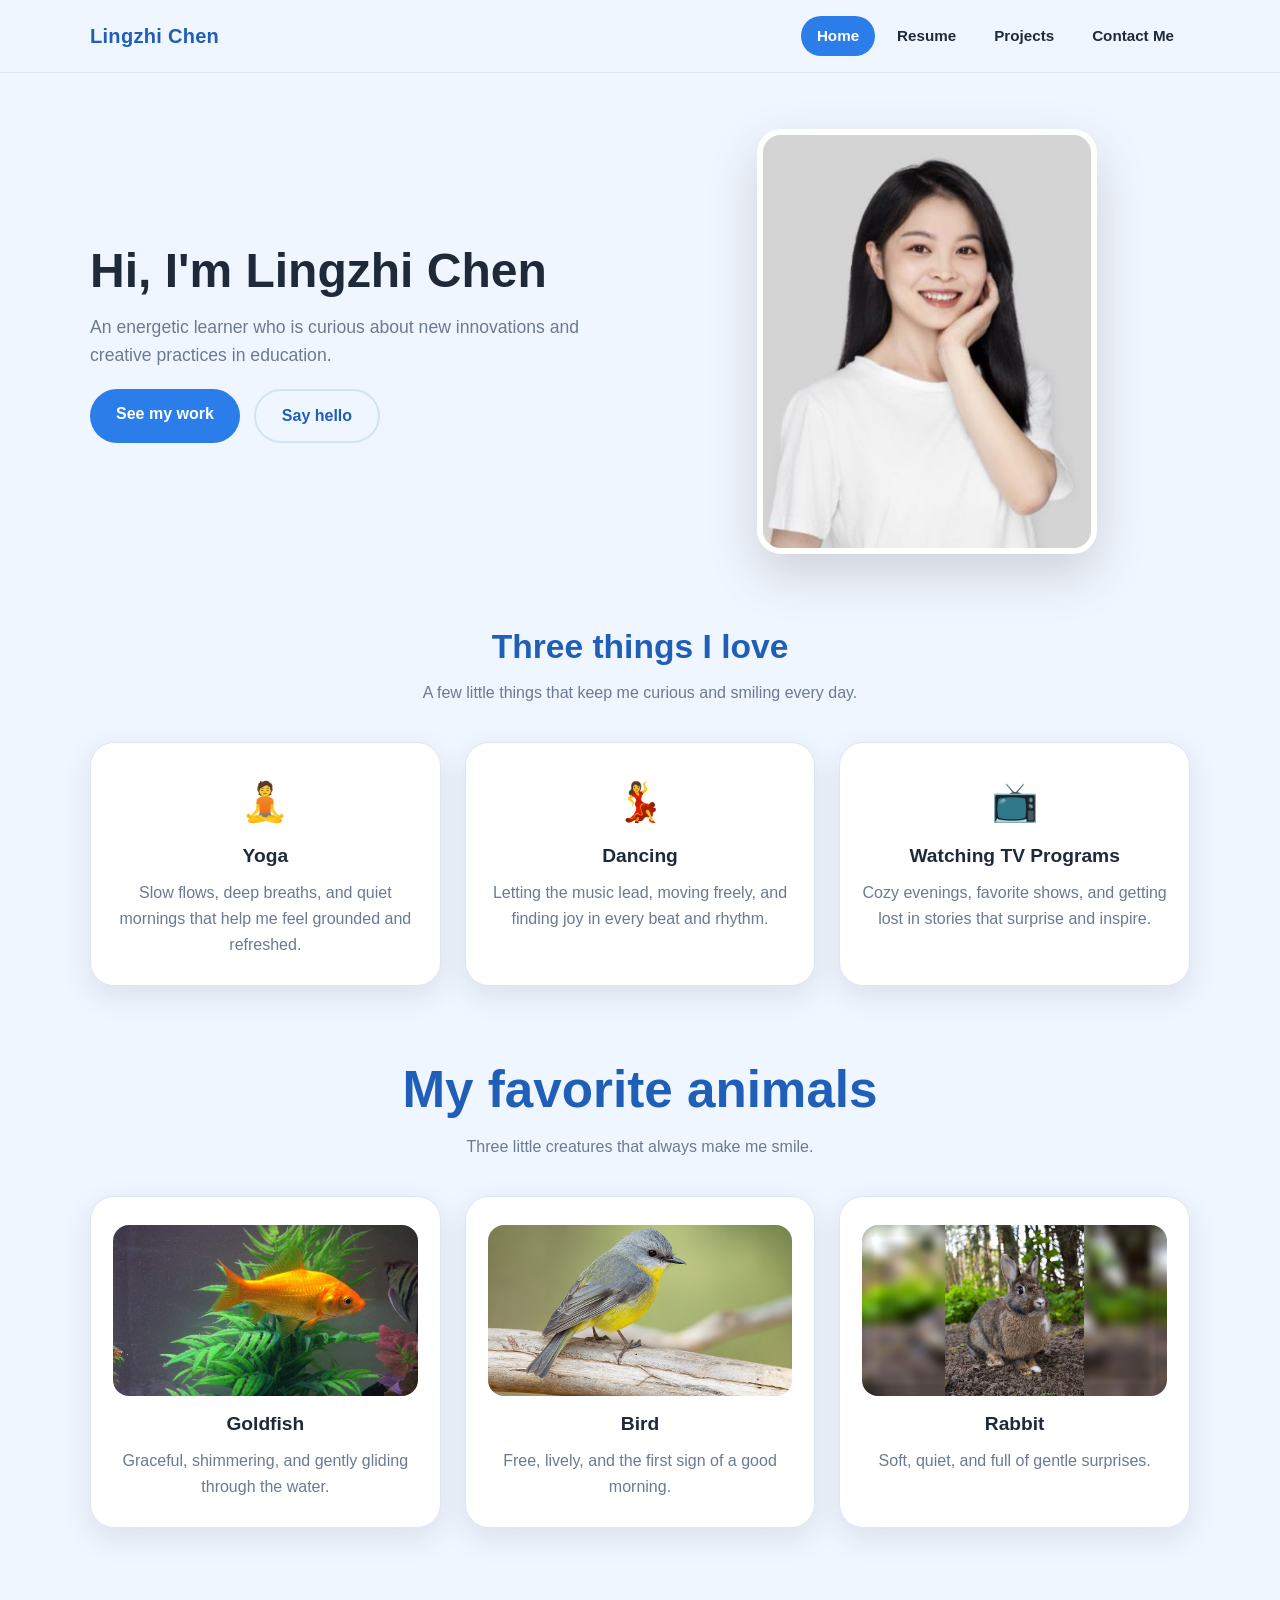
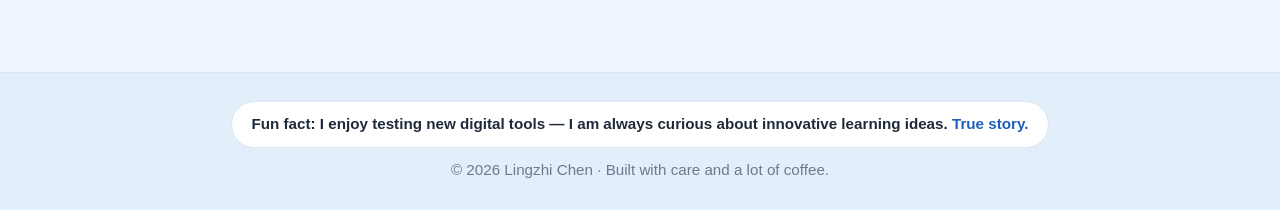
<file: index.html>
<!DOCTYPE html>
<html lang="en">
<head>
  <meta charset="UTF-8" />
  <meta name="viewport" content="width=device-width, initial-scale=1.0" />
  <title>Lingzhi Chen — Home</title>
  <meta name="description" content="Hi, I'm Lingzhi Chen. An energetic learner who is curious about new innovations and creative practices in education." />
  <link rel="stylesheet" href="styles.css" />
</head>
<body>

  <!-- ===== Navigation ===== -->
  <header class="nav">
    <div class="container nav-inner">
      <a href="index.html" class="brand">Lingzhi Chen</a>
      <button class="nav-toggle" aria-label="Toggle menu" onclick="document.getElementById('navlinks').classList.toggle('open')">&#9776;</button>
      <ul class="nav-links" id="navlinks">
        <li><a href="index.html" class="active">Home</a></li>
        <li><a href="resume.html">Resume</a></li>
        <li><a href="projects.html">Projects</a></li>
        <li><a href="contact.html">Contact Me</a></li>
      </ul>
    </div>
  </header>

  <!-- ===== Hero ===== -->
  <main class="page">
    <section class="container hero">
      <div class="hero-text">
        <h1>Hi, I'm Lingzhi Chen</h1>
        <p class="tagline">An energetic learner who is curious about new innovations and creative practices in education.</p>
        <div class="cta-row">
          <a href="projects.html" class="btn">See my work</a>
          <a href="contact.html" class="btn btn-ghost">Say hello</a>
        </div>
      </div>
      <div class="hero-photo">
        <div class="photo-frame">
          <img src="Photo.jpeg" alt="Headshot of Lingzhi Chen" />
        </div>
      </div>
    </section>

    <!-- ===== Three things I like ===== -->
    <section class="container" style="margin-top: 72px;">
      <div class="section-title">
        <h2>Three things I love</h2>
        <p>A few little things that keep me curious and smiling every day.</p>
      </div>
      <div class="likes-grid">
        <div class="card like-card">
          <div class="icon">&#129496;</div>
          <h3>Yoga</h3>
          <p>Slow flows, deep breaths, and quiet mornings that help me feel grounded and refreshed.</p>
        </div>
        <div class="card like-card">
          <div class="icon">&#128131;</div>
          <h3>Dancing</h3>
          <p>Letting the music lead, moving freely, and finding joy in every beat and rhythm.</p>
        </div>
        <div class="card like-card">
          <div class="icon">&#128250;</div>
          <h3>Watching TV Programs</h3>
          <p>Cozy evenings, favorite shows, and getting lost in stories that surprise and inspire.</p>
        </div>
      </div>
    </section>

    <!-- ===== Favorite animals ===== -->
    <section class="container" style="margin-top: 72px;">
      <div class="section-title">
        <h2 style="font-size: clamp(2.2rem, 5vw, 3.2rem);">My favorite animals</h2>
        <p>Three little creatures that always make me smile.</p>
      </div>
      <div class="likes-grid">
        <div class="card like-card">
          <div class="animal-thumb">
            <img src="goldfish.jpg" alt="A goldfish swimming in clear water" />
          </div>
          <h3>Goldfish</h3>
          <p>Graceful, shimmering, and gently gliding through the water.</p>
        </div>
        <div class="card like-card">
          <div class="animal-thumb">
            <img src="bird.jpg" alt="A small bird perched on a branch" />
          </div>
          <h3>Bird</h3>
          <p>Free, lively, and the first sign of a good morning.</p>
        </div>
        <div class="card like-card">
          <div class="animal-thumb">
            <img src="rabbit.jpg" alt="A brown rabbit in a forest" />
          </div>
          <h3>Rabbit</h3>
          <p>Soft, quiet, and full of gentle surprises.</p>
        </div>
      </div>
    </section>
  </main>

  <!-- ===== Footer with fun fact ===== -->
  <footer class="footer">
    <div class="container">
      <div class="fun-fact">Fun fact: I enjoy testing new digital tools — I am always curious about innovative learning ideas. <span>True story.</span></div>
      <div>&copy; 2026 Lingzhi Chen · Built with care and a lot of coffee.</div>
    </div>
  </footer>

</body>
</html>
</file>
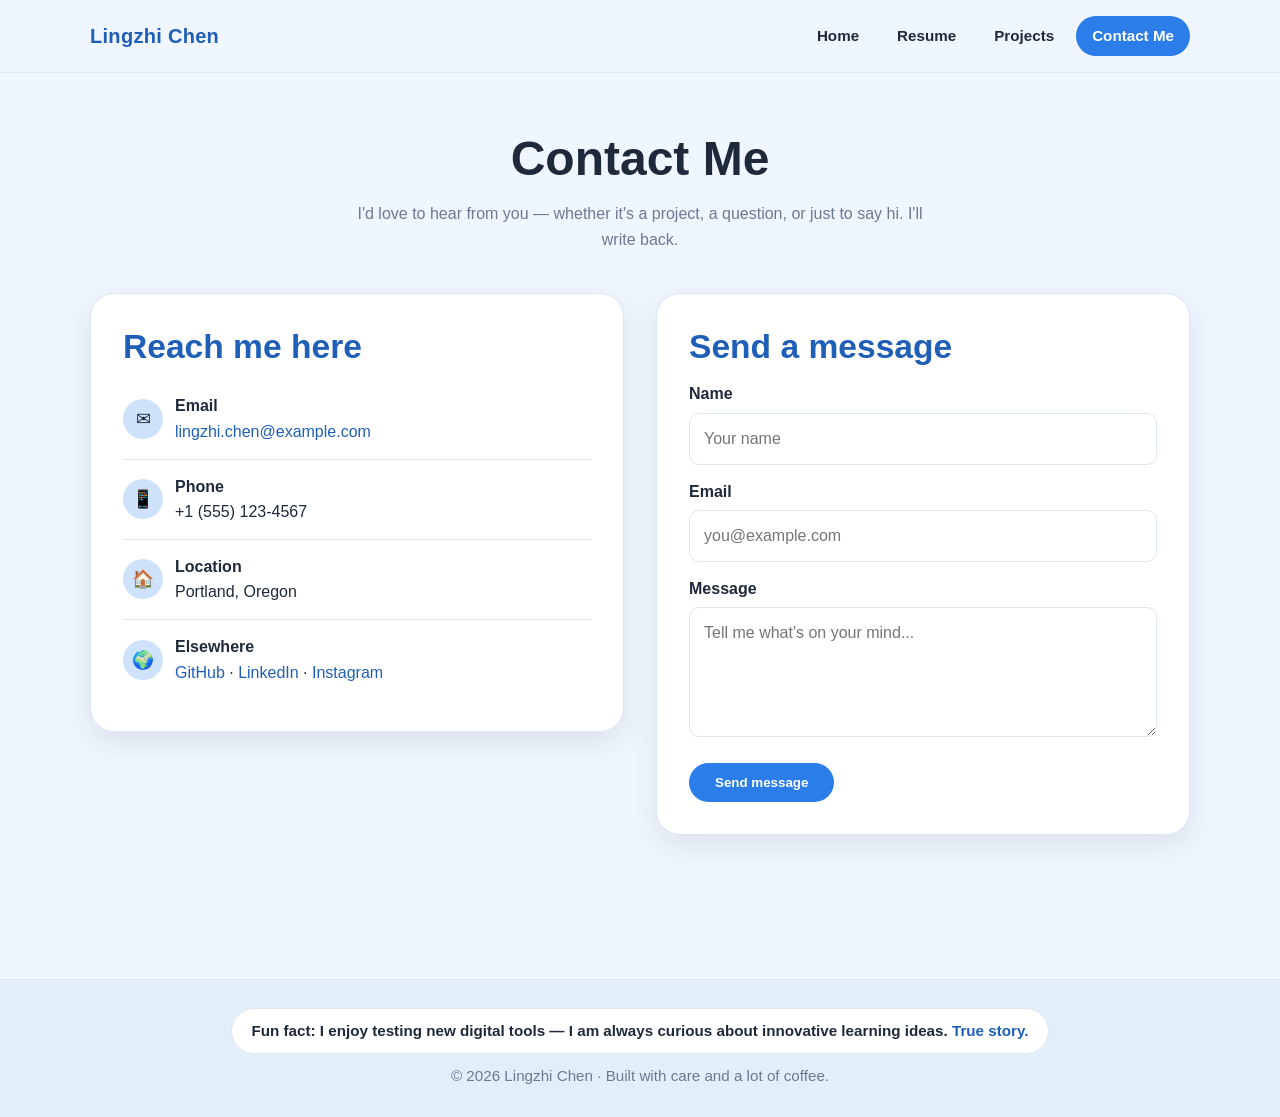
<file: contact.html>
<!DOCTYPE html>
<html lang="en">
<head>
  <meta charset="UTF-8" />
  <meta name="viewport" content="width=device-width, initial-scale=1.0" />
  <title>Lingzhi Chen — Contact Me</title>
  <link rel="stylesheet" href="styles.css" />
</head>
<body>

  <header class="nav">
    <div class="container nav-inner">
      <a href="index.html" class="brand">Lingzhi Chen</a>
      <button class="nav-toggle" aria-label="Toggle menu" onclick="document.getElementById('navlinks').classList.toggle('open')">&#9776;</button>
      <ul class="nav-links" id="navlinks">
        <li><a href="index.html">Home</a></li>
        <li><a href="resume.html">Resume</a></li>
        <li><a href="projects.html">Projects</a></li>
        <li><a href="contact.html" class="active">Contact Me</a></li>
      </ul>
    </div>
  </header>

  <main class="page">
    <div class="container">
      <div class="page-head">
        <h1>Contact Me</h1>
        <p>I'd love to hear from you — whether it's a project, a question, or just to say hi. I'll write back.</p>
      </div>

      <div class="contact-wrap">

        <!-- Contact info -->
        <section class="card contact-info">
          <h2>Reach me here</h2>
          <ul>
            <li>
              <span class="ic">&#9993;</span>
              <div><strong>Email</strong><br /><a href="mailto:lingzhi.chen@example.com">lingzhi.chen@example.com</a></div>
            </li>
            <li>
              <span class="ic">&#128241;</span>
              <div><strong>Phone</strong><br />+1 (555) 123-4567</div>
            </li>
            <li>
              <span class="ic">&#127968;</span>
              <div><strong>Location</strong><br />Portland, Oregon</div>
            </li>
            <li>
              <span class="ic">&#127757;</span>
              <div><strong>Elsewhere</strong><br />
                <a href="#">GitHub</a> · <a href="#">LinkedIn</a> · <a href="#">Instagram</a>
              </div>
            </li>
          </ul>
        </section>

        <!-- Contact form -->
        <section class="card contact-form">
          <h2>Send a message</h2>
          <form onsubmit="event.preventDefault(); document.getElementById('form-note').hidden = false; this.reset();">
            <label for="name">Name</label>
            <input id="name" name="name" type="text" placeholder="Your name" required />

            <label for="email">Email</label>
            <input id="email" name="email" type="email" placeholder="you@example.com" required />

            <label for="message">Message</label>
            <textarea id="message" name="message" placeholder="Tell me what's on your mind..." required></textarea>

            <button type="submit" class="btn" style="margin-top: 18px;">Send message</button>
            <p id="form-note" hidden style="color: var(--accent-deep); margin-top: 14px; font-weight: 600;">
              Thanks! Your message is on its way. I'll get back to you soon.
            </p>
          </form>
        </section>

      </div>
    </div>
  </main>

  <footer class="footer">
    <div class="container">
      <div class="fun-fact">Fun fact: I enjoy testing new digital tools — I am always curious about innovative learning ideas. <span>True story.</span></div>
      <div>&copy; 2026 Lingzhi Chen · Built with care and a lot of coffee.</div>
    </div>
  </footer>

</body>
</html>
</file>
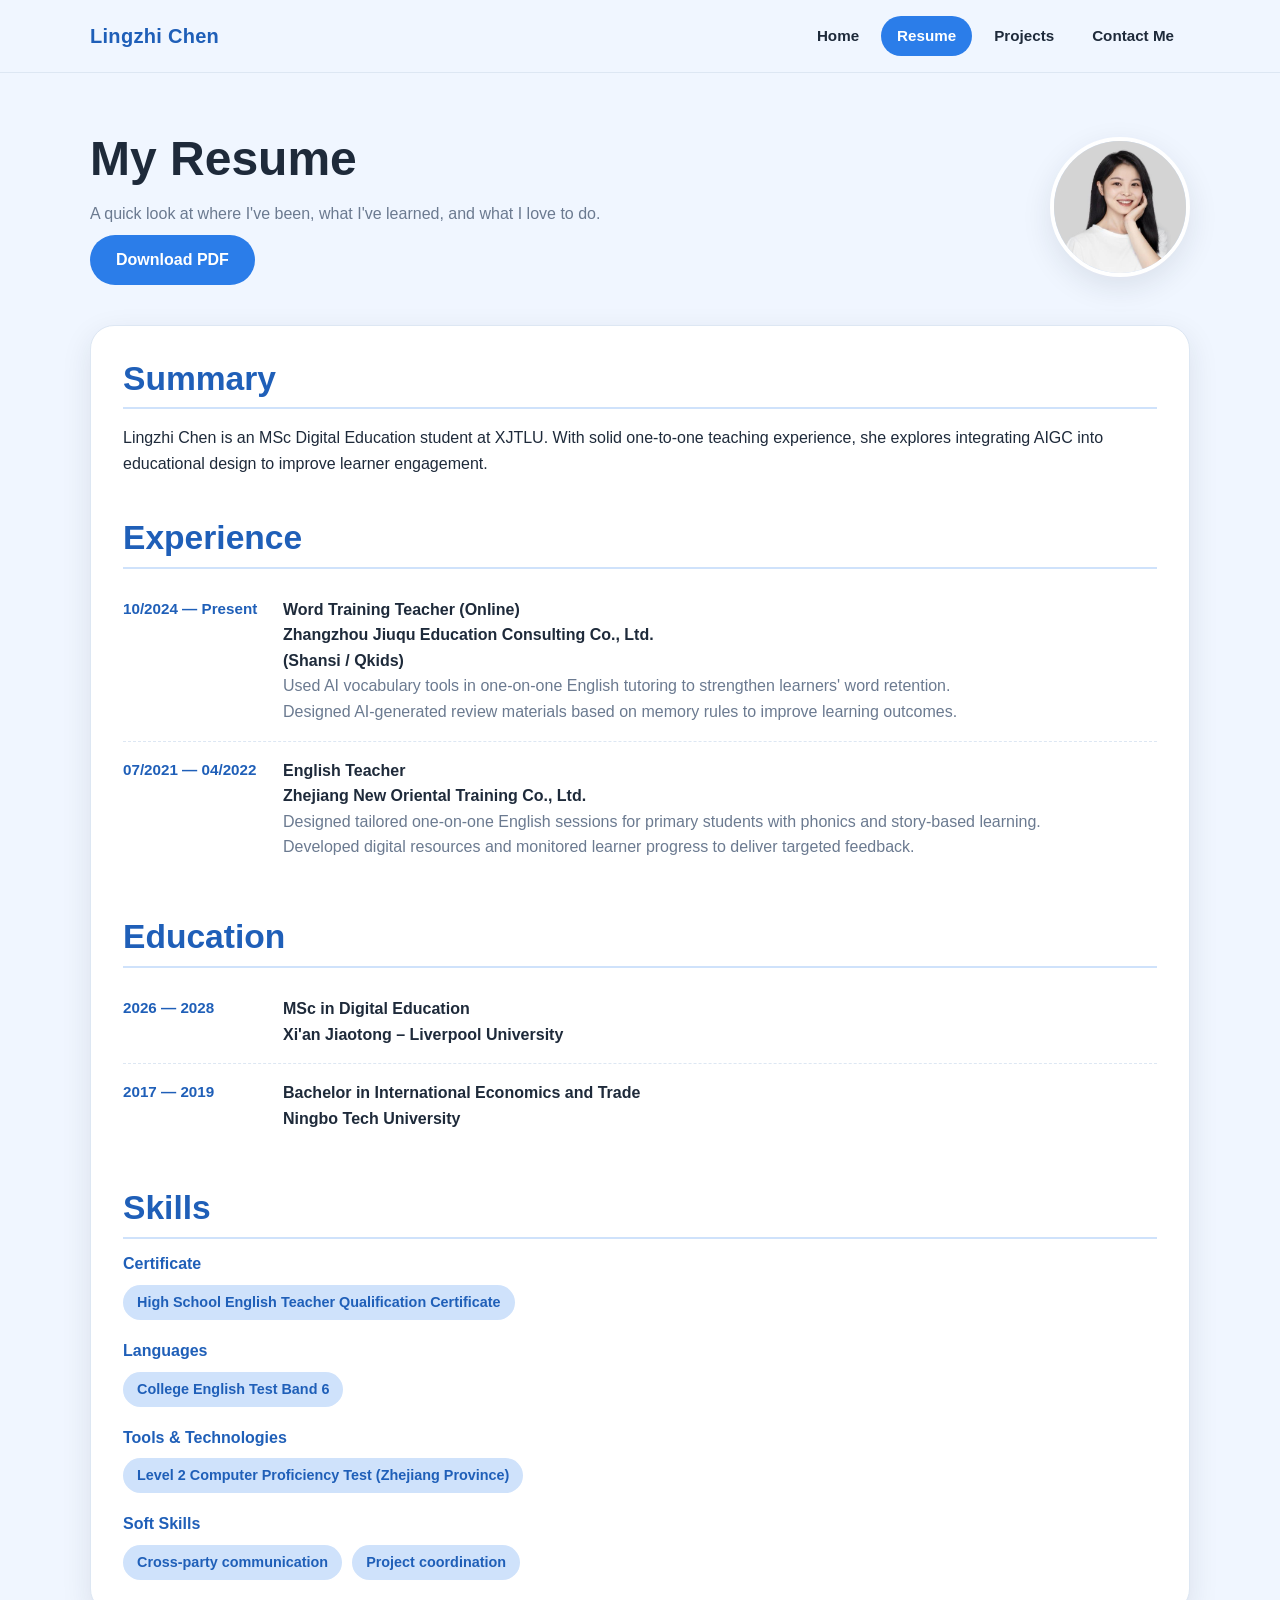
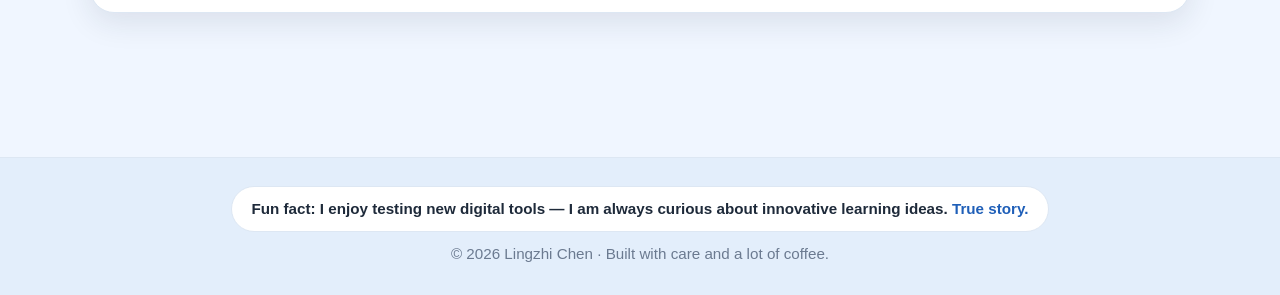
<file: resume.html>
<!DOCTYPE html>
<html lang="en">
<head>
  <meta charset="UTF-8" />
  <meta name="viewport" content="width=device-width, initial-scale=1.0" />
  <title>Lingzhi Chen — Resume</title>
  <link rel="stylesheet" href="styles.css" />
</head>
<body>

  <header class="nav">
    <div class="container nav-inner">
      <a href="index.html" class="brand">Lingzhi Chen</a>
      <button class="nav-toggle" aria-label="Toggle menu" onclick="document.getElementById('navlinks').classList.toggle('open')">&#9776;</button>
      <ul class="nav-links" id="navlinks">
        <li><a href="index.html">Home</a></li>
        <li><a href="resume.html" class="active">Resume</a></li>
        <li><a href="projects.html">Projects</a></li>
        <li><a href="contact.html">Contact Me</a></li>
      </ul>
    </div>
  </header>

  <main class="page">
    <div class="container">
      <div class="page-head resume-head">
        <div class="resume-head-text">
          <h1>My Resume</h1>
          <p>A quick look at where I've been, what I've learned, and what I love to do.</p>
          <p><a href="resume.pdf" download class="btn">Download PDF</a></p>
        </div>
        <div class="resume-head-photo">
          <img src="Photo.jpeg" alt="Headshot of Lingzhi Chen" />
        </div>
      </div>

      <div class="card">

        <!-- Summary -->
        <section class="resume-section">
          <h2>Summary</h2>
          <p>Lingzhi Chen is an MSc Digital Education student at XJTLU. With solid one-to-one teaching experience, she explores integrating AIGC into educational design to improve learner engagement.</p>
        </section>

        <!-- Experience -->
        <section class="resume-section">
          <h2>Experience</h2>
          <ul class="timeline">
            <li>
              <div class="when">10/2024 — Present</div>
              <div>
                <div class="where">Word Training Teacher (Online)<br />Zhangzhou Jiuqu Education Consulting Co., Ltd.<br />(Shansi / Qkids)</div>
                <div class="what">
                  Used AI vocabulary tools in one-on-one English tutoring to strengthen learners' word retention.<br />
                  Designed AI-generated review materials based on memory rules to improve learning outcomes.
                </div>
              </div>
            </li>
            <li>
              <div class="when">07/2021 — 04/2022</div>
              <div>
                <div class="where">English Teacher<br />Zhejiang New Oriental Training Co., Ltd.</div>
                <div class="what">
                  Designed tailored one-on-one English sessions for primary students with phonics and story-based learning.<br />
                  Developed digital resources and monitored learner progress to deliver targeted feedback.
                </div>
              </div>
            </li>
          </ul>
        </section>

        <!-- Education -->
        <section class="resume-section">
          <h2>Education</h2>
          <ul class="timeline">
            <li>
              <div class="when">2026 — 2028</div>
              <div>
                <div class="where">MSc in Digital Education<br />Xi'an Jiaotong – Liverpool University</div>
              </div>
            </li>
            <li>
              <div class="when">2017 — 2019</div>
              <div>
                <div class="where">Bachelor in International Economics and Trade<br />Ningbo Tech University</div>
              </div>
            </li>
          </ul>
        </section>

        <!-- Skills -->
        <section class="resume-section" style="margin-bottom: 0;">
          <h2>Skills</h2>
          <div style="margin-bottom: 18px;">
            <div style="font-weight: 700; color: var(--accent-deep); margin-bottom: 8px;">Certificate</div>
            <div class="skills">
              <span class="chip">High School English Teacher Qualification Certificate</span>
            </div>
          </div>
          <div style="margin-bottom: 18px;">
            <div style="font-weight: 700; color: var(--accent-deep); margin-bottom: 8px;">Languages</div>
            <div class="skills">
              <span class="chip">College English Test Band 6</span>
            </div>
          </div>
          <div style="margin-bottom: 18px;">
            <div style="font-weight: 700; color: var(--accent-deep); margin-bottom: 8px;">Tools &amp; Technologies</div>
            <div class="skills">
              <span class="chip">Level 2 Computer Proficiency Test (Zhejiang Province)</span>
            </div>
          </div>
          <div>
            <div style="font-weight: 700; color: var(--accent-deep); margin-bottom: 8px;">Soft Skills</div>
            <div class="skills">
              <span class="chip">Cross-party communication</span>
              <span class="chip">Project coordination</span>
            </div>
          </div>
        </section>

      </div>
    </div>
  </main>

  <footer class="footer">
    <div class="container">
      <div class="fun-fact">Fun fact: I enjoy testing new digital tools — I am always curious about innovative learning ideas. <span>True story.</span></div>
      <div>&copy; 2026 Lingzhi Chen · Built with care and a lot of coffee.</div>
    </div>
  </footer>

</body>
</html>
</file>
<file: styles.css>
/* ============================================================
   Personal Website — Shared Stylesheet
   Cool blues & whites · Rounded corners · Responsive
   ============================================================ */

:root {
  --bg: #f0f6ff;            /* cool icy-blue background */
  --surface: #ffffff;        /* white card surface */
  --ink: #1e2a3a;           /* deep navy text */
  --muted: #6b7a90;         /* muted slate text */
  --accent: #2b7de9;        /* bright blue accent */
  --accent-soft: #cfe2fb;   /* soft sky blue */
  --accent-deep: #1f5fb8;   /* deeper blue */
  --highlight: #7db7f5;     /* light highlight */
  --line: #dde7f3;          /* subtle cool border */
  --shadow: 0 10px 30px rgba(30, 42, 58, 0.10);
  --radius-lg: 24px;
  --radius-md: 16px;
  --radius-sm: 10px;
}

* { box-sizing: border-box; }

html, body {
  margin: 0;
  padding: 0;
  font-family: "Segoe UI", "Helvetica Neue", Arial, sans-serif;
  color: var(--ink);
  background: var(--bg);
  line-height: 1.6;
  -webkit-font-smoothing: antialiased;
}

a { color: var(--accent-deep); text-decoration: none; }
a:hover { text-decoration: underline; }

img { max-width: 100%; display: block; }

/* ---------- Layout ---------- */
.container {
  width: min(1100px, 92%);
  margin: 0 auto;
}

.page {
  min-height: calc(100vh - 80px);
  padding: 56px 0 80px;
}

/* ---------- Top Navigation ---------- */
.nav {
  position: sticky;
  top: 0;
  z-index: 50;
  background: rgba(240, 246, 255, 0.92);
  backdrop-filter: blur(8px);
  border-bottom: 1px solid var(--line);
}

.nav-inner {
  display: flex;
  align-items: center;
  justify-content: space-between;
  gap: 16px;
  padding: 16px 0;
}

.brand {
  font-weight: 800;
  font-size: 1.25rem;
  color: var(--accent-deep);
  letter-spacing: 0.3px;
}

.nav-links {
  display: flex;
  gap: 6px;
  list-style: none;
  margin: 0;
  padding: 0;
}

.nav-links a {
  display: inline-block;
  padding: 8px 16px;
  border-radius: 999px;
  color: var(--ink);
  font-weight: 600;
  font-size: 0.95rem;
  transition: background 0.2s, color 0.2s;
}

.nav-links a:hover {
  background: var(--accent-soft);
  text-decoration: none;
}

.nav-links a.active {
  background: var(--accent);
  color: #fff;
}

.nav-toggle {
  display: none;
  background: none;
  border: none;
  font-size: 1.5rem;
  color: var(--accent-deep);
  cursor: pointer;
}

/* ---------- Buttons ---------- */
.btn {
  display: inline-block;
  padding: 12px 26px;
  border-radius: 999px;
  background: var(--accent);
  color: #fff;
  font-weight: 700;
  border: none;
  cursor: pointer;
  transition: transform 0.15s, background 0.2s;
}
.btn:hover { background: var(--accent-deep); text-decoration: none; transform: translateY(-2px); }

.btn-ghost {
  background: transparent;
  color: var(--accent-deep);
  border: 2px solid var(--accent-soft);
}
.btn-ghost:hover { background: var(--accent-soft); color: var(--accent-deep); }

/* ---------- Cards ---------- */
.card {
  background: var(--surface);
  border: 1px solid var(--line);
  border-radius: var(--radius-lg);
  box-shadow: var(--shadow);
  padding: 32px;
}

/* ---------- Headings ---------- */
h1, h2, h3 { line-height: 1.25; margin: 0 0 12px; }
h1 { font-size: clamp(2rem, 4vw, 3rem); }
h2 { font-size: clamp(1.5rem, 3vw, 2.1rem); color: var(--accent-deep); }
h3 { font-size: 1.2rem; color: var(--ink); }

.section-title {
  text-align: center;
  margin-bottom: 36px;
}
.section-title p {
  color: var(--muted);
  max-width: 640px;
  margin: 8px auto 0;
}

/* ---------- Hero (Homepage) ---------- */
.hero {
  display: grid;
  grid-template-columns: 1fr 1fr;
  align-items: center;
  gap: 48px;
}

.hero-text .tagline {
  color: var(--muted);
  font-size: 1.1rem;
  margin: 8px 0 20px;
}

.hero-text .cta-row {
  display: flex;
  gap: 14px;
  flex-wrap: wrap;
  margin-top: 8px;
}

.hero-photo {
  display: flex;
  justify-content: center;
}

.hero-photo .photo-frame {
  width: min(340px, 80%);
  aspect-ratio: 4 / 5;
  border-radius: var(--radius-lg);
  overflow: hidden;
  border: 6px solid #fff;
  box-shadow: 0 20px 50px rgba(58, 47, 42, 0.18);
  background: var(--accent-soft);
}
.hero-photo .photo-frame img {
  width: 100%;
  height: 100%;
  object-fit: cover;
  object-position: center top;
}

/* ---------- Likes (Homepage) ---------- */
.likes-grid {
  display: grid;
  grid-template-columns: repeat(3, 1fr);
  gap: 24px;
}

.like-card {
  text-align: center;
  padding: 28px 22px;
}
.like-card .icon {
  font-size: 2.4rem;
  margin-bottom: 12px;
}
.like-card p {
  color: var(--muted);
  margin: 8px 0 0;
}

/* ---------- Animals (Homepage) ---------- */
.animal-thumb {
  aspect-ratio: 16 / 9;
  overflow: hidden;
  border-radius: var(--radius-md);
  background: var(--accent-soft);
  margin-bottom: 16px;
}
.animal-thumb img {
  width: 100%;
  height: 100%;
  object-fit: cover;
}
/* ---------- Footer ---------- */
.footer {
  background: #e3eefb;
  border-top: 1px solid var(--line);
  margin-top: 64px;
  padding: 28px 0;
  text-align: center;
  color: var(--muted);
  font-size: 0.95rem;
}
.footer .fun-fact {
  background: var(--surface);
  display: inline-block;
  padding: 10px 20px;
  border-radius: 999px;
  border: 1px solid var(--line);
  color: var(--ink);
  margin-bottom: 10px;
  font-weight: 600;
}
.footer .fun-fact span { color: var(--accent-deep); }

/* ---------- Resume page ---------- */
.resume-section { margin-bottom: 40px; }
.resume-section h2 { border-bottom: 2px solid var(--accent-soft); padding-bottom: 8px; }

.timeline { list-style: none; padding: 0; margin: 0; }
.timeline li {
  display: grid;
  grid-template-columns: 140px 1fr;
  gap: 20px;
  padding: 16px 0;
  border-bottom: 1px dashed var(--line);
}
.timeline li:last-child { border-bottom: none; }
.timeline .when { color: var(--accent-deep); font-weight: 700; font-size: 0.95rem; }
.timeline .where { font-weight: 700; }
.timeline .what { color: var(--muted); }

.skills {
  display: flex;
  flex-wrap: wrap;
  gap: 10px;
}
.skills .chip {
  background: var(--accent-soft);
  color: var(--accent-deep);
  padding: 6px 14px;
  border-radius: 999px;
  font-size: 0.9rem;
  font-weight: 600;
}

/* ---------- Projects page ---------- */
.projects-grid {
  display: grid;
  grid-template-columns: repeat(2, 1fr);
  gap: 24px;
}
.project-card .thumb {
  aspect-ratio: 16 / 9;
  overflow: hidden;
  border-radius: var(--radius-md);
  background: var(--accent-soft);
  margin-bottom: 16px;
}
.project-card .thumb img { width: 100%; height: 100%; object-fit: cover; }
.project-card .tags { display: flex; gap: 8px; flex-wrap: wrap; margin-top: 12px; }
.project-card .tag {
  font-size: 0.8rem;
  background: var(--accent-soft);
  color: var(--accent-deep);
  padding: 4px 10px;
  border-radius: 999px;
  font-weight: 600;
}

/* ---------- Contact page ---------- */
.contact-wrap {
  display: grid;
  grid-template-columns: 1fr 1fr;
  gap: 32px;
  align-items: start;
}
.contact-info ul { list-style: none; padding: 0; margin: 0; }
.contact-info li {
  display: flex;
  align-items: center;
  gap: 12px;
  padding: 14px 0;
  border-bottom: 1px solid var(--line);
}
.contact-info li:last-child { border-bottom: none; }
.contact-info .ic {
  width: 40px; height: 40px;
  border-radius: 50%;
  background: var(--accent-soft);
  display: flex; align-items: center; justify-content: center;
  font-size: 1.1rem;
}

.contact-form label { display: block; font-weight: 600; margin: 14px 0 6px; }
.contact-form input,
.contact-form textarea {
  width: 100%;
  padding: 12px 14px;
  border: 1px solid var(--line);
  border-radius: var(--radius-sm);
  font: inherit;
  background: #fff;
  color: var(--ink);
}
.contact-form input:focus,
.contact-form textarea:focus {
  outline: 2px solid var(--accent);
  border-color: var(--accent);
}
.contact-form textarea { min-height: 130px; resize: vertical; }

/* ---------- Page header (sub-pages) ---------- */
.page-head {
  text-align: center;
  margin-bottom: 40px;
}
.page-head p { color: var(--muted); max-width: 600px; margin: 8px auto 0; }

/* ---------- Resume page header with photo ---------- */
.resume-head {
  display: flex;
  align-items: center;
  justify-content: space-between;
  gap: 32px;
  text-align: left;
}
.resume-head-text { flex: 1; }
.resume-head-text p { margin-left: 0; margin-right: 0; }
.resume-head-photo {
  flex-shrink: 0;
  width: 140px;
  height: 140px;
  border-radius: 50%;
  overflow: hidden;
  border: 4px solid #fff;
  box-shadow: var(--shadow);
  background: var(--accent-soft);
}
.resume-head-photo img {
  width: 100%;
  height: 100%;
  object-fit: cover;
  object-position: center top;
}

/* ---------- Projects page: Task Planner (to-do) ---------- */
.todo-section { margin-top: 48px; }
.todo-card { padding: 36px; }
.todo-head { text-align: center; margin-bottom: 28px; }
.todo-head p { color: var(--muted); max-width: 560px; margin: 8px auto 0; }
.todo-counter {
  display: inline-flex;
  align-items: center;
  margin-top: 14px;
  padding: 6px 16px;
  background: var(--accent-soft);
  color: var(--accent-deep);
  border-radius: 999px;
  font-size: 0.88rem;
  font-weight: 700;
  letter-spacing: 0.2px;
}

.todo-form {
  display: grid;
  grid-template-columns: minmax(150px, 200px) 1fr auto;
  gap: 14px;
  align-items: end;
  margin-bottom: 24px;
}
.todo-field { display: flex; flex-direction: column; }
.todo-field label {
  font-weight: 600;
  font-size: 0.85rem;
  color: var(--accent-deep);
  margin-bottom: 6px;
}
.todo-field input {
  padding: 12px 14px;
  border: 1px solid var(--line);
  border-radius: var(--radius-sm);
  font: inherit;
  background: #fff;
  color: var(--ink);
}
.todo-field input:focus {
  outline: 2px solid var(--accent);
  border-color: var(--accent);
}
.todo-add { height: 46px; padding: 0 28px; }

.todo-notice {
  position: relative;
  margin: 4px 0 16px;
  padding: 12px 38px 12px 14px;
  border-radius: var(--radius-sm);
  font-size: 0.9rem;
  line-height: 1.55;
}
.todo-notice[hidden] { display: none; }
.todo-notice-warn { background: #fef3d6; border: 1px solid #f0a500; color: #6b4a00; }
.todo-notice-error { background: #fde7e7; border: 1px solid #d93025; color: #8a1c17; }
.todo-notice code { background: rgba(0, 0, 0, 0.07); padding: 1px 5px; border-radius: 4px; font-size: 0.85em; }
.todo-notice details { margin-top: 6px; }
.todo-notice summary { cursor: pointer; font-weight: 600; }
.todo-notice pre {
  margin: 8px 0 2px;
  background: #1f2937;
  color: #f9fafb;
  padding: 10px 12px;
  border-radius: 8px;
  font-size: 0.78rem;
  line-height: 1.45;
  overflow-x: auto;
  white-space: pre;
}
.todo-notice-close {
  position: absolute;
  top: 6px;
  right: 8px;
  border: 0;
  background: transparent;
  font-size: 1.15rem;
  line-height: 1;
  cursor: pointer;
  color: inherit;
  opacity: 0.55;
}
.todo-notice-close:hover { opacity: 1; }

.todo-field-priority { grid-column: 1 / -1; }
.priority-emoji-display {
  font-size: 1.8rem;
  line-height: 1;
  margin-bottom: 8px;
}
.todo-field-emoji { grid-column: 1 / -1; }
.emoji-picker {
  display: flex;
  gap: 8px;
  flex-wrap: wrap;
}
.emoji-btn {
  width: 44px;
  height: 44px;
  font-size: 1.3rem;
  line-height: 1;
  border: 2px solid var(--line);
  background: #fff;
  border-radius: var(--radius-sm);
  cursor: pointer;
  transition: transform 0.15s, border-color 0.2s, background 0.2s;
}
.emoji-btn:hover {
  transform: translateY(-1px);
  border-color: var(--highlight);
}
.emoji-btn.active {
  border-color: var(--accent);
  background: var(--accent-soft);
}
.priority-picker {
  display: flex;
  gap: 8px;
  flex-wrap: wrap;
}
.priority-btn {
  flex: 1;
  min-width: 96px;
  padding: 10px 14px;
  border: 2px solid var(--line);
  background: #fff;
  color: var(--ink);
  border-radius: var(--radius-sm);
  font: inherit;
  font-weight: 600;
  font-size: 0.92rem;
  cursor: pointer;
  transition: background 0.2s, border-color 0.2s, color 0.2s, transform 0.15s;
}
.priority-btn:hover { transform: translateY(-1px); }
.priority-btn.active.prio-low { background: #e6f4ea; border-color: #34a853; color: #1b7a3d; }
.priority-btn.active.prio-medium { background: #fef3d6; border-color: #f0a500; color: #946000; }
.priority-btn.active.prio-high { background: #fde7e7; border-color: #d93025; color: #b3261e; }

.todo-emoji { margin-right: 4px; }
.todo-priority {
  display: inline-block;
  padding: 1px 8px;
  border-radius: 999px;
  font-size: 0.72rem;
  font-weight: 700;
  margin-left: 2px;
}
.todo-priority.prio-low { background: #e6f4ea; color: #1b7a3d; }
.todo-priority.prio-medium { background: #fef3d6; color: #946000; }
.todo-priority.prio-high { background: #fde7e7; color: #b3261e; }

.todo-list { list-style: none; padding: 0; margin: 0; }
.todo-item {
  display: grid;
  grid-template-columns: auto 1fr auto;
  align-items: center;
  gap: 16px;
  padding: 14px 16px;
  background: #fff;
  border: 1px solid var(--line);
  border-radius: var(--radius-md);
  margin-bottom: 10px;
  transition: background 0.2s, border-color 0.2s, opacity 0.2s;
}
.todo-item:hover { border-color: var(--highlight); }

.todo-check { position: relative; display: inline-flex; cursor: pointer; }
.todo-check input {
  position: absolute; opacity: 0; width: 22px; height: 22px; margin: 0;
}
.todo-checkmark {
  width: 24px; height: 24px;
  border: 2px solid var(--highlight);
  border-radius: 8px;
  background: #fff;
  position: relative;
  transition: background 0.2s, border-color 0.2s;
}
.todo-check input:checked + .todo-checkmark {
  background: var(--accent);
  border-color: var(--accent);
}
.todo-check input:checked + .todo-checkmark::after {
  content: "";
  position: absolute;
  left: 7px; top: 3px;
  width: 6px; height: 11px;
  border: solid #fff;
  border-width: 0 2.5px 2.5px 0;
  transform: rotate(45deg);
}
.todo-check input:focus-visible + .todo-checkmark {
  outline: 2px solid var(--accent-deep);
  outline-offset: 2px;
}

.todo-content {
  display: flex; flex-direction: column; gap: 2px;
  min-width: 0;
}
.todo-text {
  font-weight: 600;
  word-break: break-word;
  color: var(--ink);
  cursor: pointer;
}
.todo-text:hover { color: var(--accent-deep); }
.todo-edit-input {
  width: 100%;
  font: inherit;
  font-weight: 600;
  color: var(--ink);
  border: 1px solid var(--accent);
  border-radius: 6px;
  padding: 4px 8px;
  background: #fff;
}
.todo-date {
  font-size: 0.82rem;
  color: var(--muted);
  font-weight: 500;
}

.todo-item.done { opacity: 0.62; }
.todo-item.done .todo-text {
  text-decoration: line-through;
  color: var(--muted);
}
.todo-item.done .todo-date { text-decoration: line-through; }

.todo-delete {
  width: 32px; height: 32px;
  border: none;
  background: transparent;
  color: var(--muted);
  font-size: 1.5rem;
  line-height: 1;
  border-radius: 50%;
  cursor: pointer;
  transition: background 0.2s, color 0.2s;
}
.todo-delete:hover {
  background: #fde2e2;
  color: #c0392b;
}

.todo-empty {
  text-align: center;
  color: var(--muted);
  padding: 24px 0;
  font-style: italic;
}

/* ---------- Responsive ---------- */
@media (max-width: 860px) {
  .hero { grid-template-columns: 1fr; text-align: center; }
  .hero-text .cta-row { justify-content: center; }
  .hero-photo { order: -1; }
  .likes-grid { grid-template-columns: 1fr; }
  .projects-grid { grid-template-columns: 1fr; }
  .contact-wrap { grid-template-columns: 1fr; }
  .timeline li { grid-template-columns: 1fr; gap: 4px; }
  .todo-form { grid-template-columns: 1fr; }
  .todo-add { width: 100%; }
}

@media (max-width: 640px) {
  .nav-toggle { display: block; }
  .nav-links {
    position: absolute;
    top: 100%;
    left: 0;
    right: 0;
    flex-direction: column;
    background: var(--surface);
    border-bottom: 1px solid var(--line);
    padding: 12px 16px;
    gap: 4px;
    display: none;
  }
  .nav-links.open { display: flex; }
  .nav-links a { width: 100%; }
  .page { padding: 36px 0 60px; }
}

/* ---------- Print (clean PDF export) ---------- */
@media print {
  html, body {
    background: #fff !important;
  }
  .nav,
  .footer,
  .nav-toggle,
  .btn,
  button {
    display: none !important;
  }
  .page { padding: 0; min-height: auto; }
  .card { box-shadow: none; border: none; padding: 0; background: #fff; }
}
</file>
